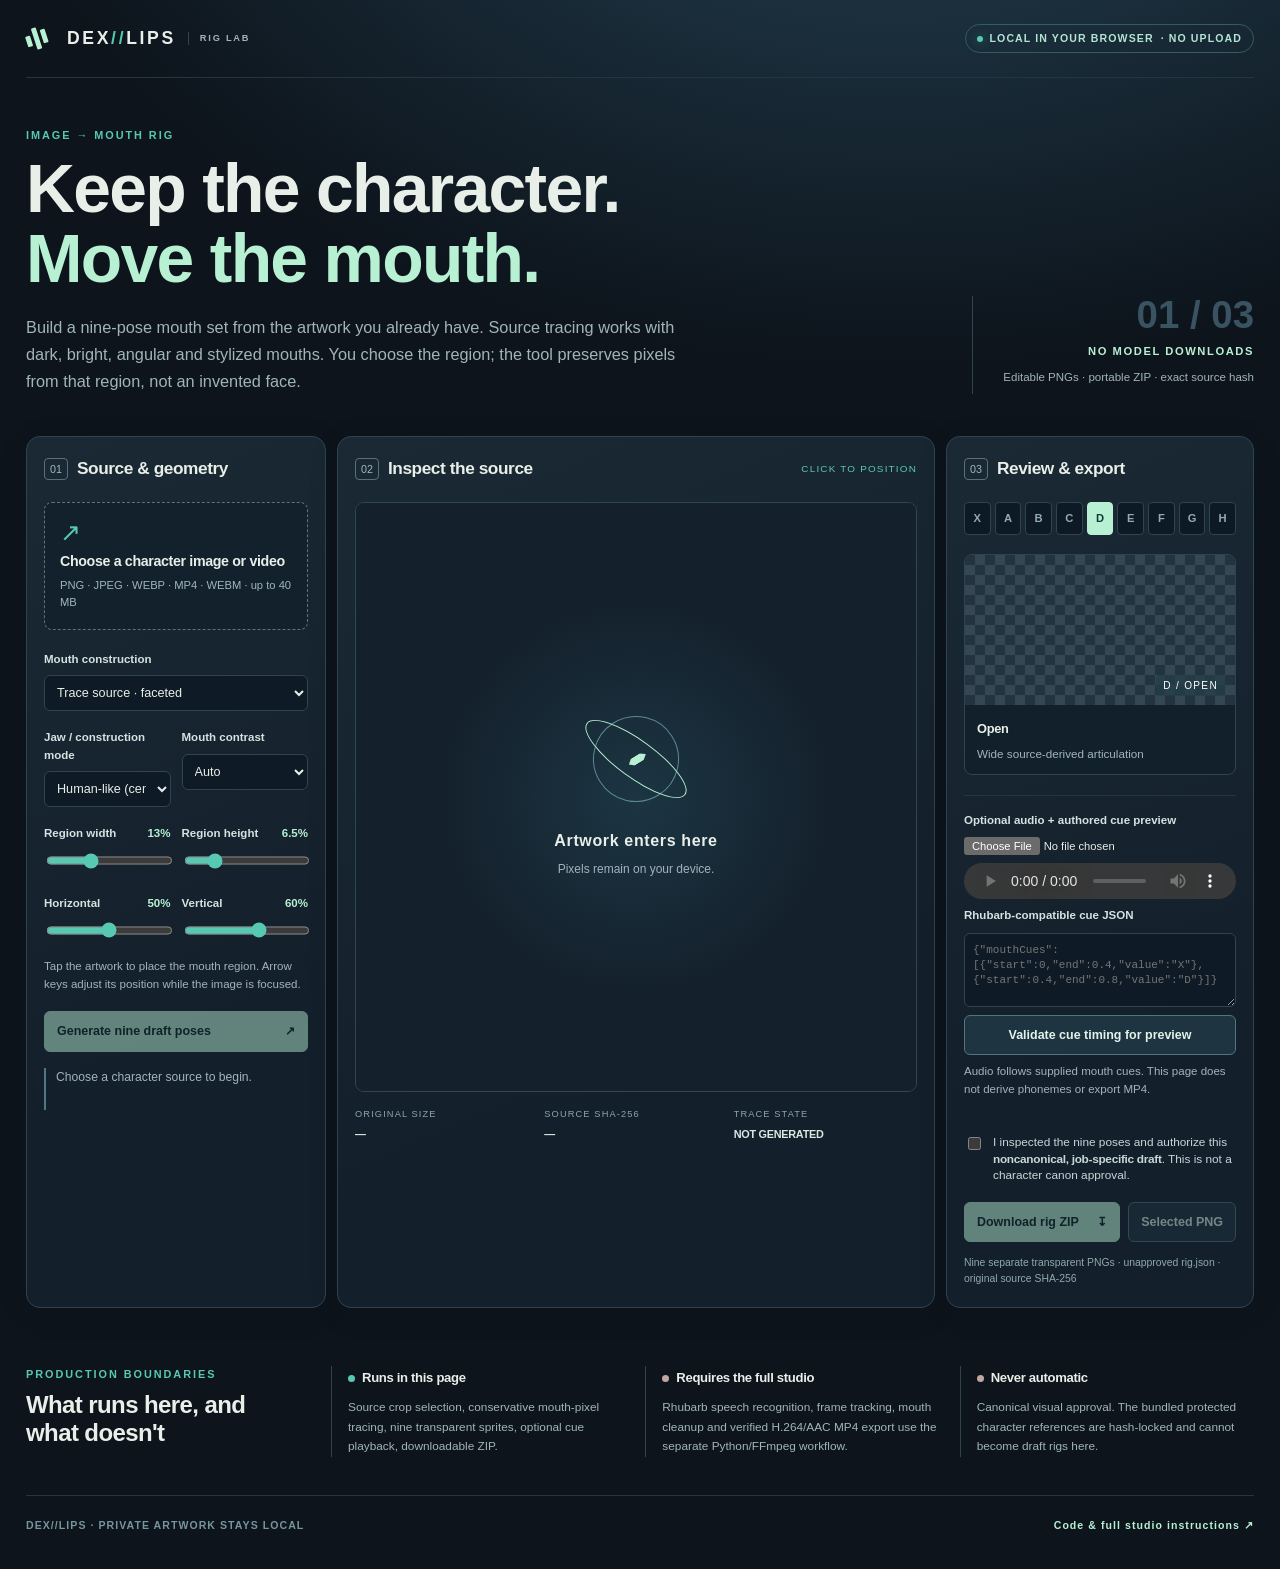
<file: site/index.html>
<!doctype html>
<html lang="en">
<head>
  <meta charset="utf-8">
  <meta name="viewport" content="width=device-width,initial-scale=1,viewport-fit=cover">
  <meta name="theme-color" content="#10171e">
  <meta name="description" content="Dex_Lips: make, inspect and export nine editable character mouth sprites without uploading artwork.">
  <meta http-equiv="Content-Security-Policy" content="default-src 'none'; script-src 'self'; style-src 'self'; img-src 'self' blob: data:; media-src blob:; connect-src 'none'; object-src 'none'; base-uri 'none'; form-action 'none'">
  <title>Dex_Lips — Mouth Rig Lab</title>
  <link rel="stylesheet" href="./assets/style.css">
  <script src="./assets/trace_core.js" defer></script>
  <script src="./assets/app.js" defer></script>
</head>
<body>
  <a class="skip" href="#main">Skip to editor</a>
  <header class="masthead shell">
    <div class="brand" aria-label="Dex Lips"><span class="mark" aria-hidden="true"><i></i><i></i><i></i></span><span>DEX<span class="slash">//</span>LIPS</span><span class="brand-sub">RIG LAB</span></div>
    <div class="privacy"><span class="live-dot"></span> LOCAL IN YOUR BROWSER <span class="privacy-extra">· NO UPLOAD</span></div>
  </header>
  <main id="main" class="shell">
    <section class="intro" aria-labelledby="hero-title">
      <div><div class="eyebrow">IMAGE → MOUTH RIG</div><h1 id="hero-title">Keep the character.<br><em>Move the mouth.</em></h1><p>Build a nine-pose mouth set from the artwork you already have. Source tracing works with dark, bright, angular and stylized mouths. You choose the region; the tool preserves pixels from that region, not an invented face.</p></div>
      <div class="intro-meta"><span class="index">01 / 03</span><strong>NO MODEL DOWNLOADS</strong><span>Editable PNGs · portable ZIP · exact source hash</span></div>
    </section>
    <div class="studio">
      <section class="panel controls" aria-label="Rig settings">
        <div class="section-title"><span class="step">01</span><h2>Source &amp; geometry</h2></div>
        <label class="drop" id="fileDrop" for="sourceInput"><span class="drop-icon" aria-hidden="true">↗</span><strong id="fileLabel">Choose a character image or video</strong><small>PNG · JPEG · WEBP · MP4 · WEBM · up to 40 MB</small><input id="sourceInput" type="file" accept="image/png,image/jpeg,image/webp,video/mp4,video/webm,video/quicktime,.mov" /></label>
        <div id="videoTools" class="video-tools" hidden><label for="videoInput">Choose a reference frame</label><video id="videoInput" preload="metadata" controls playsinline muted aria-label="Video source frame selection"></video><button id="captureVideo" type="button" class="secondary">Use current video frame</button><p class="hint">Source-traced sprites use this one frame. Existing video mouth motion is not removed or tracked.</p></div>
        <div class="form-grid">
          <div class="field full"><label for="mode">Mouth construction</label><select id="mode"><option value="source-faceted">Trace source · faceted</option><option value="source-soft">Trace source · soft</option><option value="faceted">Graphic · faceted</option><option value="soft">Graphic · soft</option></select></div>
          <div class="field"><label for="jaw">Jaw / construction mode</label><select id="jaw"><option value="human">Human-like (centred)</option><option value="muzzle">Muzzle (lower jaw drops)</option><option value="beak">Beak (wedge opening)</option><option value="wide-jaw">Wide jaw</option></select></div>
          <div class="field"><label for="contrast">Mouth contrast</label><select id="contrast"><option value="auto">Auto</option><option value="dark">Dark on light</option><option value="light">Light on dark</option></select></div>
          <div class="field"><label for="mouthW">Region width <output id="mouthWValue" for="mouthW">13%</output></label><input id="mouthW" type="range" min="2" max="35" value="13" step="0.5"></div>
          <div class="field"><label for="mouthH">Region height <output id="mouthHValue" for="mouthH">6.5%</output></label><input id="mouthH" type="range" min="1.5" max="25" value="6.5" step="0.5"></div>
          <div class="field"><label for="mouthX">Horizontal <output id="mouthXValue" for="mouthX">50%</output></label><input id="mouthX" type="range" min="3" max="97" value="50" step="0.5"></div>
          <div class="field"><label for="mouthY">Vertical <output id="mouthYValue" for="mouthY">60%</output></label><input id="mouthY" type="range" min="3" max="97" value="60" step="0.5"></div>
        </div>
        <p class="hint">Tap the artwork to place the mouth region. Arrow keys adjust its position while the image is focused.</p>
        <button type="button" id="generate" class="primary" disabled>Generate nine draft poses <span aria-hidden="true">↗</span></button>
        <div id="message" class="message" role="status" aria-live="polite">Choose a character source to begin.</div>
      </section>
      <section class="panel stage" aria-label="Artwork and trace preview">
        <div class="section-title"><span class="step">02</span><h2>Inspect the source</h2><span class="stage-hint">CLICK TO POSITION</span></div>
        <div class="canvas-frame"><canvas id="stageCanvas" width="640" height="420" tabindex="0" role="img" aria-label="Artwork region preview. Use arrow keys to reposition the mouth."></canvas><div id="emptyState" class="empty-state"><span class="empty-orbit" aria-hidden="true"><span></span></span><strong>Artwork enters here</strong><small>Pixels remain on your device.</small></div></div>
        <div class="readouts"><div><span>ORIGINAL SIZE</span><strong id="originalSize">—</strong></div><div><span>SOURCE SHA-256</span><strong id="hashPreview">—</strong></div><div><span>TRACE STATE</span><strong id="traceState">NOT GENERATED</strong></div></div>
        <div class="trace-review" id="traceReview" hidden><div class="trace-topline"><strong>What was extracted</strong><span id="traceScore">—</span></div><canvas id="traceCanvas" width="200" height="120" role="img" aria-label="Detected mouth region highlighted in cyan"></canvas><p>Only the highlighted region becomes the source-derived mouth overlay. Check for eye or face fragments before approving.</p></div>
      </section>
      <section class="panel result" aria-label="Generated mouth assets">
        <div class="section-title"><span class="step">03</span><h2>Review &amp; export</h2></div>
        <div id="poseRail" class="pose-rail" role="group" aria-label="Choose a mouth pose"></div>
        <div class="pose-display"><div class="pose-inset"><canvas id="poseCanvas" width="240" height="150" role="img" aria-label="Selected mouth sprite on transparent background"></canvas><span class="small-label" id="poseLabel">D / OPEN</span></div><div class="pose-note"><strong id="poseTitle">No mouth rig yet</strong><p id="poseDescription">Generate a draft to inspect every sprite individually.</p></div></div>
        <div class="cue-section"><label for="audioInput">Optional audio + authored cue preview</label><input id="audioInput" type="file" accept="audio/*" aria-describedby="audioHelp"><audio id="speechPlayer" controls preload="none"></audio><label for="cueInput">Rhubarb-compatible cue JSON</label><textarea id="cueInput" spellcheck="false" placeholder='{"mouthCues":[{"start":0,"end":0.4,"value":"X"},{"start":0.4,"end":0.8,"value":"D"}]}' rows="3"></textarea><button type="button" id="applyCues" class="secondary">Validate cue timing for preview</button><p class="hint" id="audioHelp">Audio follows supplied mouth cues. This page does not derive phonemes or export MP4.</p></div>
        <label class="review-check"><input type="checkbox" id="reviewed"><span>I inspected the nine poses and authorize this <strong>noncanonical, job-specific draft</strong>. This is not a character canon approval.</span></label>
        <div class="export-row"><button type="button" id="downloadZip" class="primary" disabled>Download rig ZIP <span aria-hidden="true">↧</span></button><button type="button" id="downloadPng" class="secondary" disabled>Selected PNG</button></div>
        <div class="export-meta">Nine separate transparent PNGs · unapproved rig.json · original source SHA-256</div>
      </section>
    </div>
    <section class="capabilities" aria-labelledby="scope-title"><div><div class="eyebrow">PRODUCTION BOUNDARIES</div><h2 id="scope-title">What runs here, and what doesn't</h2></div><div class="scope-grid"><div><span class="scope-dot positive"></span><strong>Runs in this page</strong><p>Source crop selection, conservative mouth-pixel tracing, nine transparent sprites, optional cue playback, downloadable ZIP.</p></div><div><span class="scope-dot negative"></span><strong>Requires the full studio</strong><p>Rhubarb speech recognition, frame tracking, mouth cleanup and verified H.264/AAC MP4 export use the separate Python/FFmpeg workflow.</p></div><div><span class="scope-dot negative"></span><strong>Never automatic</strong><p>Canonical visual approval. The bundled protected character references are hash-locked and cannot become draft rigs here.</p></div></div></section>
    <footer class="site-footer"><span>DEX//LIPS · PRIVATE ARTWORK STAYS LOCAL</span><a href="https://github.com/westkitty/Dex_Lips" target="_blank" rel="noopener noreferrer">Code &amp; full studio instructions <span aria-hidden="true">↗</span></a></footer>
  </main>
</body>
</html>
</file>
<file: site/assets/style.css>
:root{color-scheme:dark;--bg:#0d141c;--bg2:#101923;--panel:#15212c;--panel-hi:#1c2d39;--line:#304351;--line-soft:#233543;--ink:#e8eee8;--muted:#a1b4bb;--accent:#b7f0d3;--teal:#57c9b3;--warn:#e7b185;--r:14px}*{box-sizing:border-box}html{scroll-behavior:smooth}body{margin:0;min-height:100vh;background:radial-gradient(ellipse 70% 38% at 70% -15%,#254354 0,transparent 100%),var(--bg);color:var(--ink);font:15px/1.5 -apple-system,BlinkMacSystemFont,"Segoe UI",sans-serif}button,input,select,textarea{font:inherit}button{cursor:pointer}button:disabled{opacity:.48;cursor:not-allowed}a{color:inherit}h1,h2,p{margin-top:0}h1,h2,strong{letter-spacing:-.025em}h1{font-size:clamp(2.4rem,5.3vw,5rem);font-weight:610;line-height:1.02;margin:11px 0 21px}h1 em{font-style:normal;color:var(--accent)}h2{font-size:1.08rem;margin:0}p{color:var(--muted)}.shell{width:min(1520px,calc(100% - 52px));margin-inline:auto}.skip{position:absolute;left:-10000px;top:0}.skip:focus{left:12px;top:12px;padding:10px;background:#fff;color:#000;z-index:100}.masthead{display:flex;justify-content:space-between;align-items:center;min-height:78px;border-bottom:1px solid var(--line-soft)}.brand{display:flex;align-items:center;gap:9px;font-size:1.1rem;letter-spacing:.15em;font-weight:800}.brand-sub{font-size:.58rem;font-weight:550;border-left:1px solid var(--line);padding-left:11px;margin-left:3px;color:var(--muted);letter-spacing:.19em}.slash{color:var(--teal)}.mark{height:24px;width:24px;display:flex;align-items:center;gap:3px;transform:rotate(-18deg);margin-right:8px}.mark i{display:block;width:5px;background:var(--accent);border-radius:1px;height:11px}.mark i:nth-child(2){height:22px}.mark i:nth-child(3){height:14px}.privacy{display:flex;align-items:center;gap:7px;border:1px solid #345e59;border-radius:999px;padding:6px 11px;color:#b2e5d5;font-size:.66rem;font-weight:700;letter-spacing:.105em}.live-dot{width:6px;height:6px;border-radius:50%;background:var(--teal);box-shadow:0 0 12px #4dddb382}.intro{display:flex;justify-content:space-between;align-items:end;gap:25px;padding:49px 0 42px}.intro>div:first-child{max-width:790px}.intro p{font-size:1.02rem;max-width:665px;margin:0;line-height:1.65}.eyebrow{font-size:.68rem;color:var(--teal);font-weight:750;letter-spacing:.18em}.intro-meta{display:flex;flex-direction:column;align-items:flex-end;gap:9px;min-width:240px;border-left:1px solid var(--line);padding-left:30px;padding-bottom:8px}.intro-meta strong{letter-spacing:.14em;font-size:.7rem;color:var(--accent)}.intro-meta span:last-child{color:var(--muted);font-size:.72rem;text-align:right}.intro-meta .index{font-size:2.4rem;line-height:1;color:#395363;font-weight:650}.studio{display:grid;grid-template-columns:300px minmax(320px,1fr) 308px;gap:11px;align-items:stretch}.panel{min-width:0;background:linear-gradient(157deg,#1b2935 0%,#13202b 70%);border:1px solid var(--line);border-radius:var(--r);padding:19px 17px 20px;box-shadow:0 6px 36px #0001}.section-title{display:flex;gap:9px;align-items:center;margin-bottom:20px}.section-title .step{font-size:.67rem;color:#9fb6bf;border:1px solid #59707a;border-radius:4px;padding:2px 5px}.drop{display:flex;flex-direction:column;align-items:flex-start;background:#12212c;border:1px dashed #597381;border-radius:8px;padding:18px 15px;gap:5px;cursor:pointer;transition:background .2s,border-color .2s}.drop.drag{background:#1d3b45;border-color:var(--accent)}.drop-icon{color:var(--teal);font-size:1.55rem;line-height:1}.drop strong{font-size:.89rem}.drop small{font-size:.7rem;color:var(--muted)}.drop input{position:absolute;opacity:0;width:1px;height:1px}.drop:focus-within{outline:3px solid #a7f2da;outline-offset:2px}.field label,.cue-section>label{display:block;font-size:.72rem;color:#d5e2df;font-weight:620;margin-bottom:7px}.form-grid{display:grid;grid-template-columns:1fr 1fr;gap:18px 11px;margin-top:21px}.field.full{grid-column:1/-1}.field output{color:var(--accent);float:right;font-variant-numeric:tabular-nums}.field select,.cue-section textarea{width:100%;background:#0e1a25;color:var(--ink);border:1px solid var(--line);border-radius:6px;padding:9px 8px;font-size:.79rem;min-width:0}.field input[type=range]{width:100%;accent-color:var(--teal);height:19px}.hint{font-size:.72rem;line-height:1.5;color:var(--muted);margin:12px 0 18px}.primary,.secondary{display:flex;align-items:center;justify-content:space-between;gap:10px;text-align:left;border-radius:6px;min-height:40px;padding:10px 12px;font-size:.78rem;font-weight:700;transition:background .15s,border-color .15s}.primary{background:var(--accent);border:1px solid var(--accent);color:#0b2428;width:100%}.primary:not(:disabled):hover{background:#dcffe9}.secondary{background:#1e3440;border:1px solid #52747a;color:#e1f3ea}.secondary:not(:disabled):hover{background:#2d4b59}.message{min-height:42px;font-size:.76rem;color:var(--muted);margin-top:16px;padding-left:10px;border-left:2px solid #537683;white-space:pre-wrap;overflow-wrap:anywhere}.message[data-type=error]{border-color:#e8a18f;color:#f2c4b6}.message[data-type=success]{border-color:var(--teal);color:var(--accent)}.stage{display:flex;flex-direction:column}.stage-hint{margin-left:auto;font-size:.62rem;letter-spacing:.12em;color:var(--teal)}.canvas-frame{position:relative;display:flex;align-items:center;justify-content:center;flex:1;min-height:320px;max-height:590px;overflow:hidden;border-radius:9px;border:1px solid #304654;background:linear-gradient(90deg,transparent 49.8%,#e4ffffff 49.9%,#e4ffffff 50%,transparent 50.1%),linear-gradient(#14212c 49.8%,#263746 49.9%,#263746 50%,#14212c 50.1%);background-size:80px 80px,80px 80px}#stageCanvas{width:auto;height:auto;max-width:100%;max-height:570px;display:block;cursor:crosshair}#stageCanvas:focus-visible{outline:3px solid var(--accent);outline-offset:-2px}.empty-state{position:absolute;inset:0;display:flex;flex-direction:column;align-items:center;justify-content:center;gap:7px;pointer-events:none;background:radial-gradient(circle at center,#1c3543 0,#14212c 48%)}.empty-state[hidden]{display:none}.empty-state strong{font-size:1rem;letter-spacing:.04em}.empty-state small{font-size:.75rem;color:var(--muted)}.empty-orbit{display:block;position:relative;width:86px;height:86px;border:1px solid #5c8992;border-radius:50%;margin-bottom:20px;transform:rotate(-32deg)}.empty-orbit:before{content:"";position:absolute;inset:23px -19px;border:1px solid var(--accent);border-radius:50%;transform:rotate(68deg)}.empty-orbit span{position:absolute;top:39px;left:33px;width:20px;height:8px;background:var(--accent);clip-path:polygon(0% 50%,24% 0%,74% 0%,100% 50%,74% 100%,24% 100%)}.readouts{display:grid;grid-template-columns:1fr 1fr 1fr;gap:6px;padding-top:16px}.readouts div{display:flex;flex-direction:column;min-width:0;gap:4px}.readouts span{font-size:.58rem;letter-spacing:.12em;color:#8ca5ae}.readouts strong{font-size:.68rem;font-variant-numeric:tabular-nums;overflow:hidden;text-overflow:ellipsis;white-space:nowrap;color:#d8e8e2}.trace-review{margin-top:18px;border-top:1px solid var(--line-soft);padding-top:12px}.trace-topline{display:flex;justify-content:space-between;gap:10px;font-size:.75rem}.trace-topline span{font-size:.69rem;color:var(--accent)}#traceCanvas{width:100%;height:auto;max-height:140px;object-fit:contain;background:#0d141c;border-radius:6px;margin:8px 0}.trace-review p{font-size:.72rem;margin-bottom:0}.pose-rail{display:grid;grid-template-columns:repeat(9,1fr);gap:4px;margin-bottom:19px}.pose-rail button{border-radius:4px;border:1px solid var(--line);background:#0d1a25;color:#93a9b4;padding:7px 0;min-width:0;font-size:.7rem;font-weight:700}.pose-rail button[aria-pressed=true]{background:var(--accent);border-color:var(--accent);color:#103b37}.pose-display{border-radius:8px;border:1px solid var(--line);background:#12202b;margin-bottom:20px;overflow:hidden}.pose-inset{display:flex;align-items:center;justify-content:center;position:relative;height:150px;background-color:#23333f;background-image:linear-gradient(45deg,#354752 25%,transparent 25%),linear-gradient(-45deg,#354752 25%,transparent 25%),linear-gradient(45deg,transparent 75%,#354752 75%),linear-gradient(-45deg,transparent 75%,#354752 75%);background-size:20px 20px;background-position:0 0,0 10px,10px -10px,-10px 0}#poseCanvas{display:block;width:80%;height:100%;object-fit:contain}.small-label{position:absolute;right:10px;bottom:9px;font-size:.63rem;letter-spacing:.13em;color:#fff;background:#233e48bd;padding:3px 7px;border-radius:4px}.pose-note{padding:12px}.pose-note strong{font-size:.8rem}.pose-note p{margin:5px 0 0;font-size:.73rem}.cue-section{border-top:1px solid var(--line-soft);padding-top:16px;display:grid;gap:8px}.cue-section>label{margin:0}.cue-section input{max-width:100%;font-size:.7rem}.cue-section audio{width:100%;height:36px}.cue-section textarea{resize:vertical;min-height:74px;font:11px/1.4 ui-monospace,monospace}.cue-section .hint{margin-top:0}.cue-section .secondary{justify-content:center}.review-check{display:flex;align-items:flex-start;gap:9px;margin:18px 0;color:#c6d7d9;font-size:.74rem;line-height:1.4}.review-check input{accent-color:var(--teal);margin-top:3px}.export-row{display:flex;gap:8px}.export-row .primary{flex:1}.export-row .secondary{white-space:nowrap}.export-meta{font-size:.65rem;color:#91a8aa;margin-top:13px}.capabilities{display:grid;grid-template-columns:275px 1fr;gap:30px;padding:58px 0 38px}.capabilities h2{margin-top:9px;font-size:1.5rem;line-height:1.17}.scope-grid{display:grid;grid-template-columns:repeat(3,1fr);gap:20px}.scope-grid>div{border-left:1px solid var(--line);padding-left:16px}.scope-dot{display:inline-block;width:7px;height:7px;border-radius:50%;margin-right:7px}.scope-dot.positive{background:var(--teal)}.scope-dot.negative{background:#c0a7a0}.scope-grid strong{font-size:.82rem}.scope-grid p{font-size:.74rem;margin:10px 0 0;line-height:1.65}.site-footer{border-top:1px solid var(--line-soft);padding:22px 0 35px;display:flex;justify-content:space-between;color:#77959d;font-size:.66rem;font-weight:650;letter-spacing:.1em}.site-footer a{color:var(--accent);text-decoration:none}.video-tools{margin-top:12px}.video-tools label{font-size:.77rem;color:var(--ink)}.video-tools video{width:100%;display:block;margin:7px 0;border-radius:6px;max-height:140px}.video-tools button{width:100%}:focus-visible{outline:3px solid #b7f0d3;outline-offset:3px}@media(max-width:1220px){.studio{grid-template-columns:290px minmax(280px,1fr)}.result{grid-column:1/-1;display:grid;grid-template-columns:1fr 1fr;gap:0 25px}.result>.section-title,.result>.review-check,.result>.export-row,.result>.export-meta{grid-column:1/-1}.result .pose-rail,.result .pose-display{grid-column:1}.result .cue-section{grid-column:2;grid-row:2/4;padding-top:0;border-top:0}.result .pose-display{margin-bottom:10px}.capabilities{grid-template-columns:1fr}.scope-grid{grid-template-columns:repeat(3,1fr)}}@media(max-width:760px){.shell{width:min(100% - 28px,570px)}.masthead{min-height:67px}.brand{font-size:1rem}.brand-sub,.privacy-extra{display:none}.privacy{font-size:.59rem}.intro{padding:32px 0 28px}.intro-meta{display:none}.intro p{font-size:.94rem}.studio{display:flex;flex-direction:column}.panel{padding:15px}.canvas-frame{min-height:275px;max-height:420px}.stage-hint{font-size:.57rem}.result{display:block}.result .cue-section{padding-top:16px;border-top:1px solid var(--line-soft)}.capabilities{padding-top:38px}.scope-grid{grid-template-columns:1fr;gap:18px}.site-footer{gap:10px;flex-direction:column}.form-grid{gap:15px 13px}}@media(prefers-reduced-motion:reduce){*{scroll-behavior:auto!important;transition:none!important;animation:none!important}}
</file>
